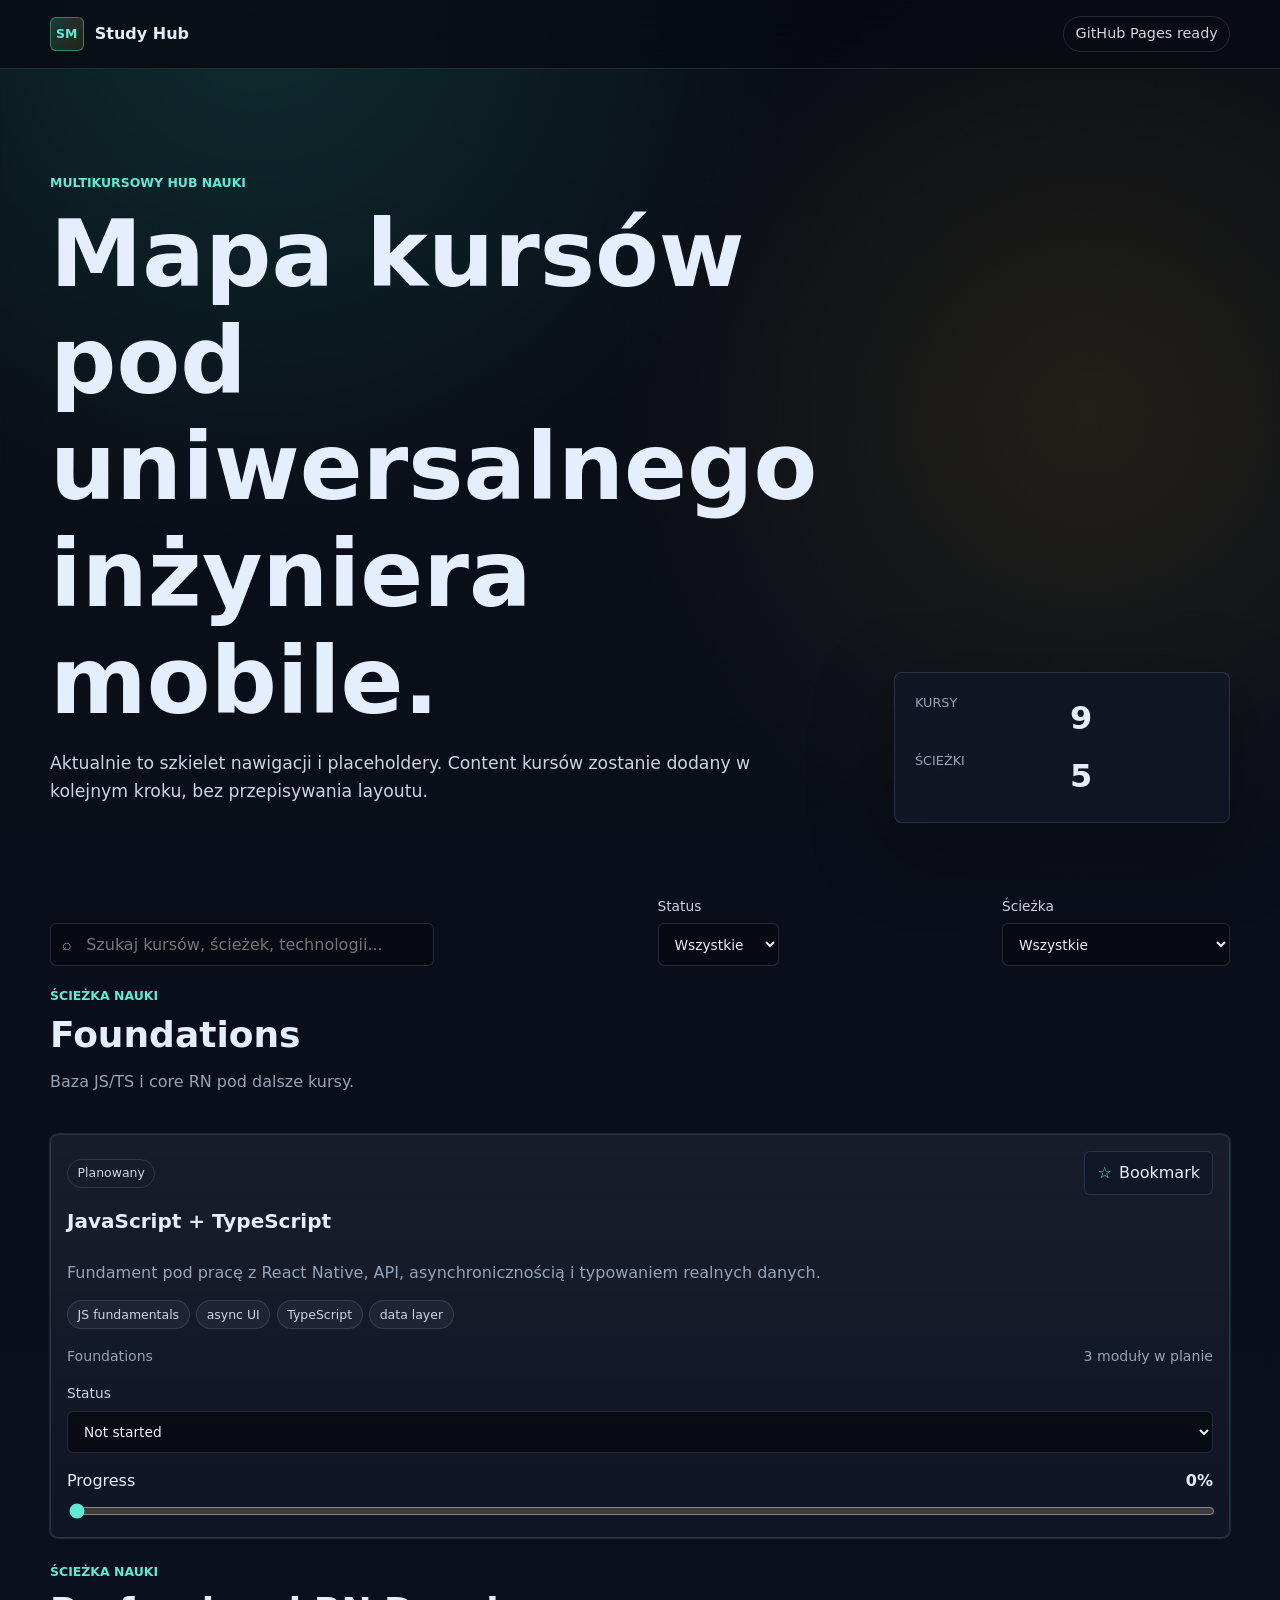
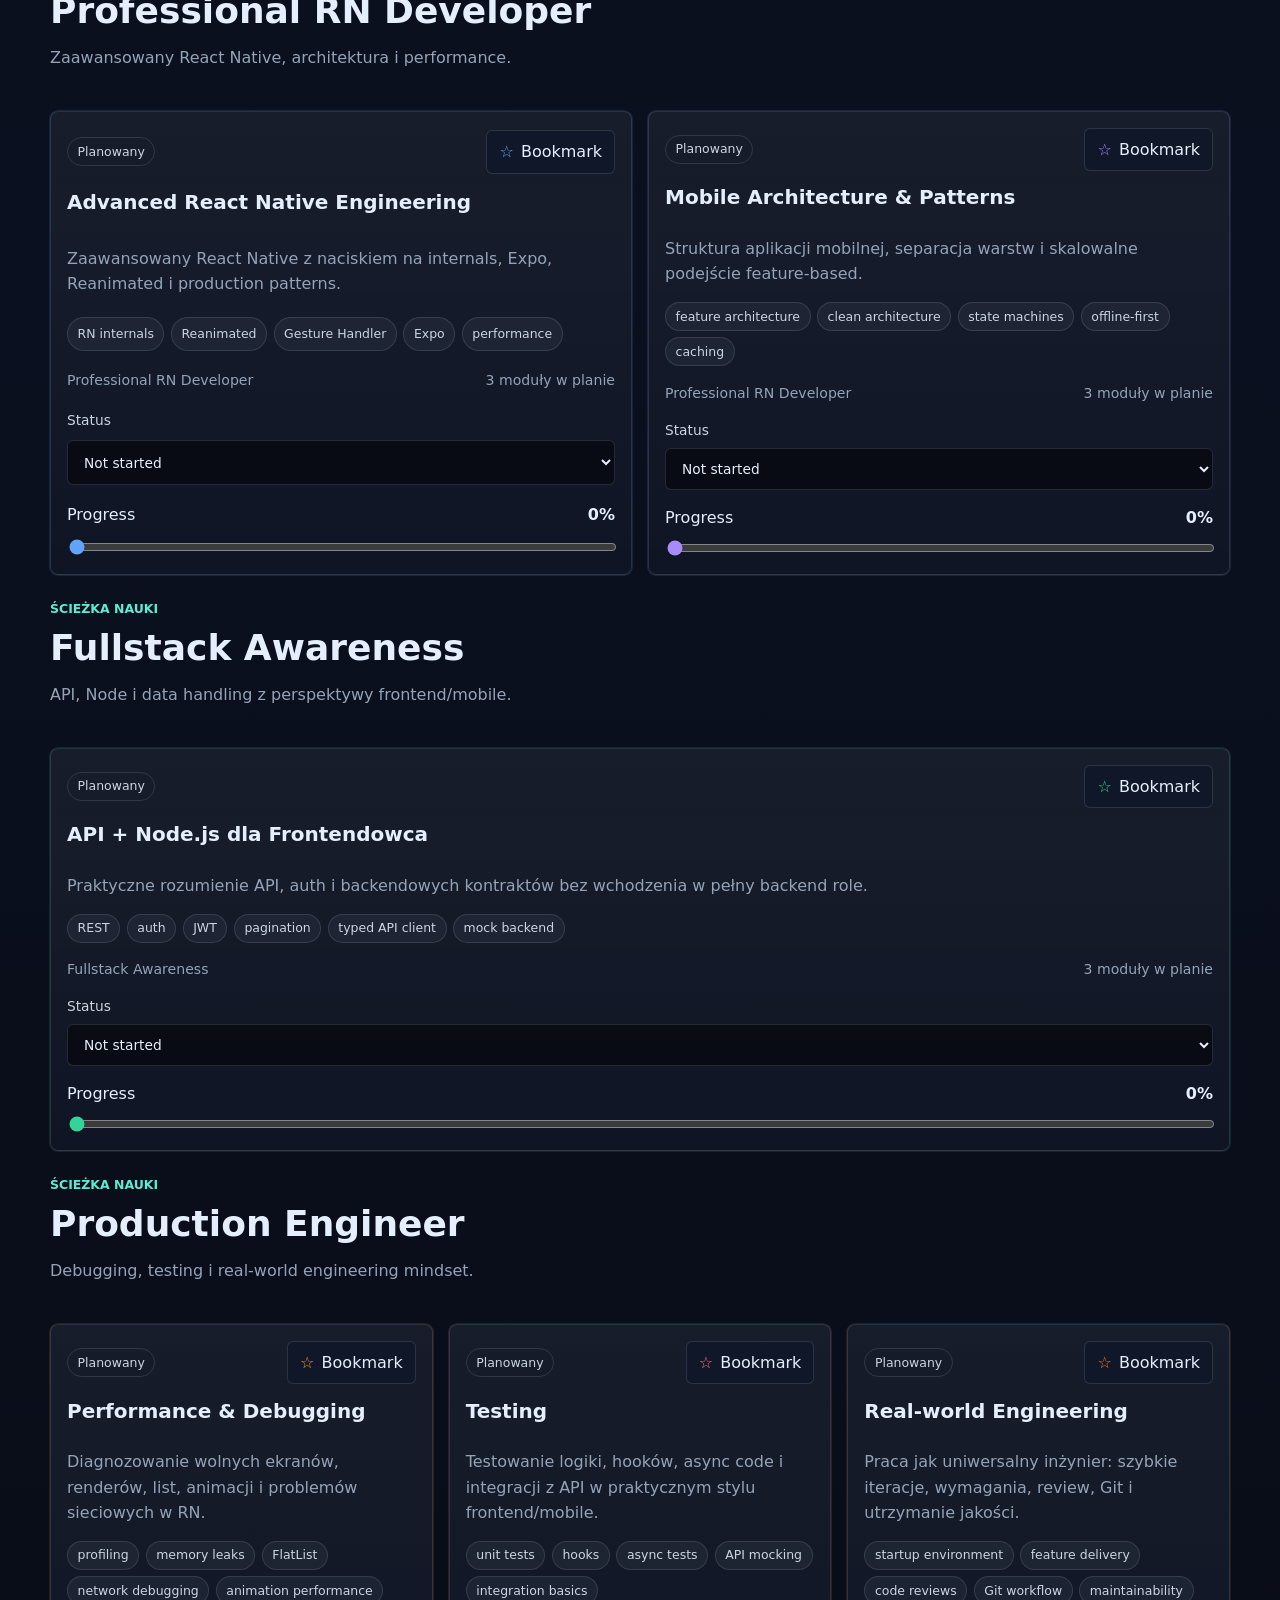
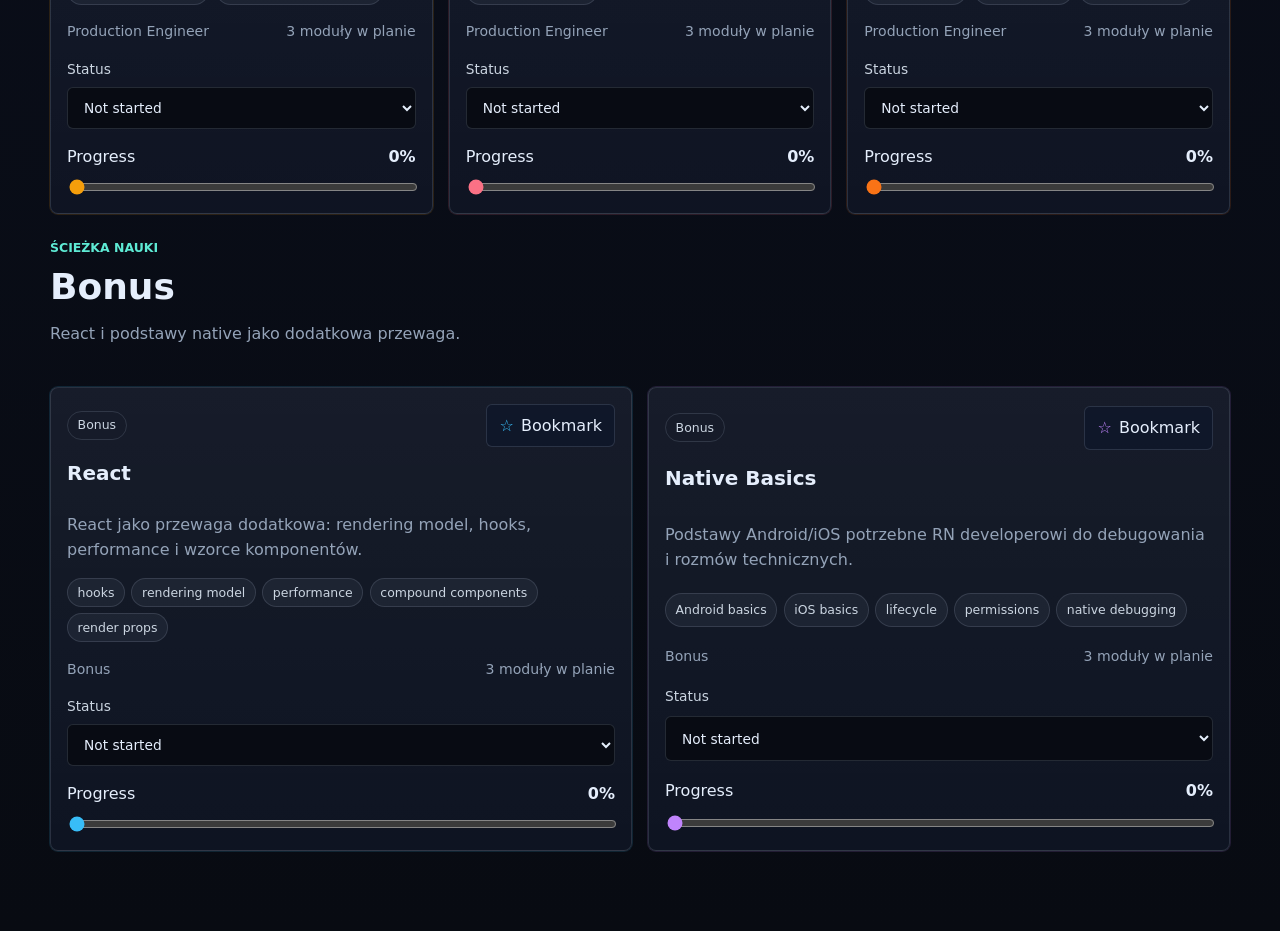
<file: index.html>
<!doctype html>
<html lang="pl">
  <head>
    <meta charset="utf-8">
    <meta name="viewport" content="width=device-width, initial-scale=1">
    <title>Study Hub · Multikursowy hub nauki</title>
    <meta name="description" content="Modularny GitHub Pages hub pod wiele kursów, placeholdery, notatki i progres nauki.">
    <link rel="icon" href="./assets/favicon.svg" type="image/svg+xml">
    <link rel="stylesheet" href="./styles/main.css">
  </head>
  <body data-page="home">
    <div id="app"></div>
    <script type="module" src="./scripts/app-home.js"></script>
  </body>
</html>
</file>
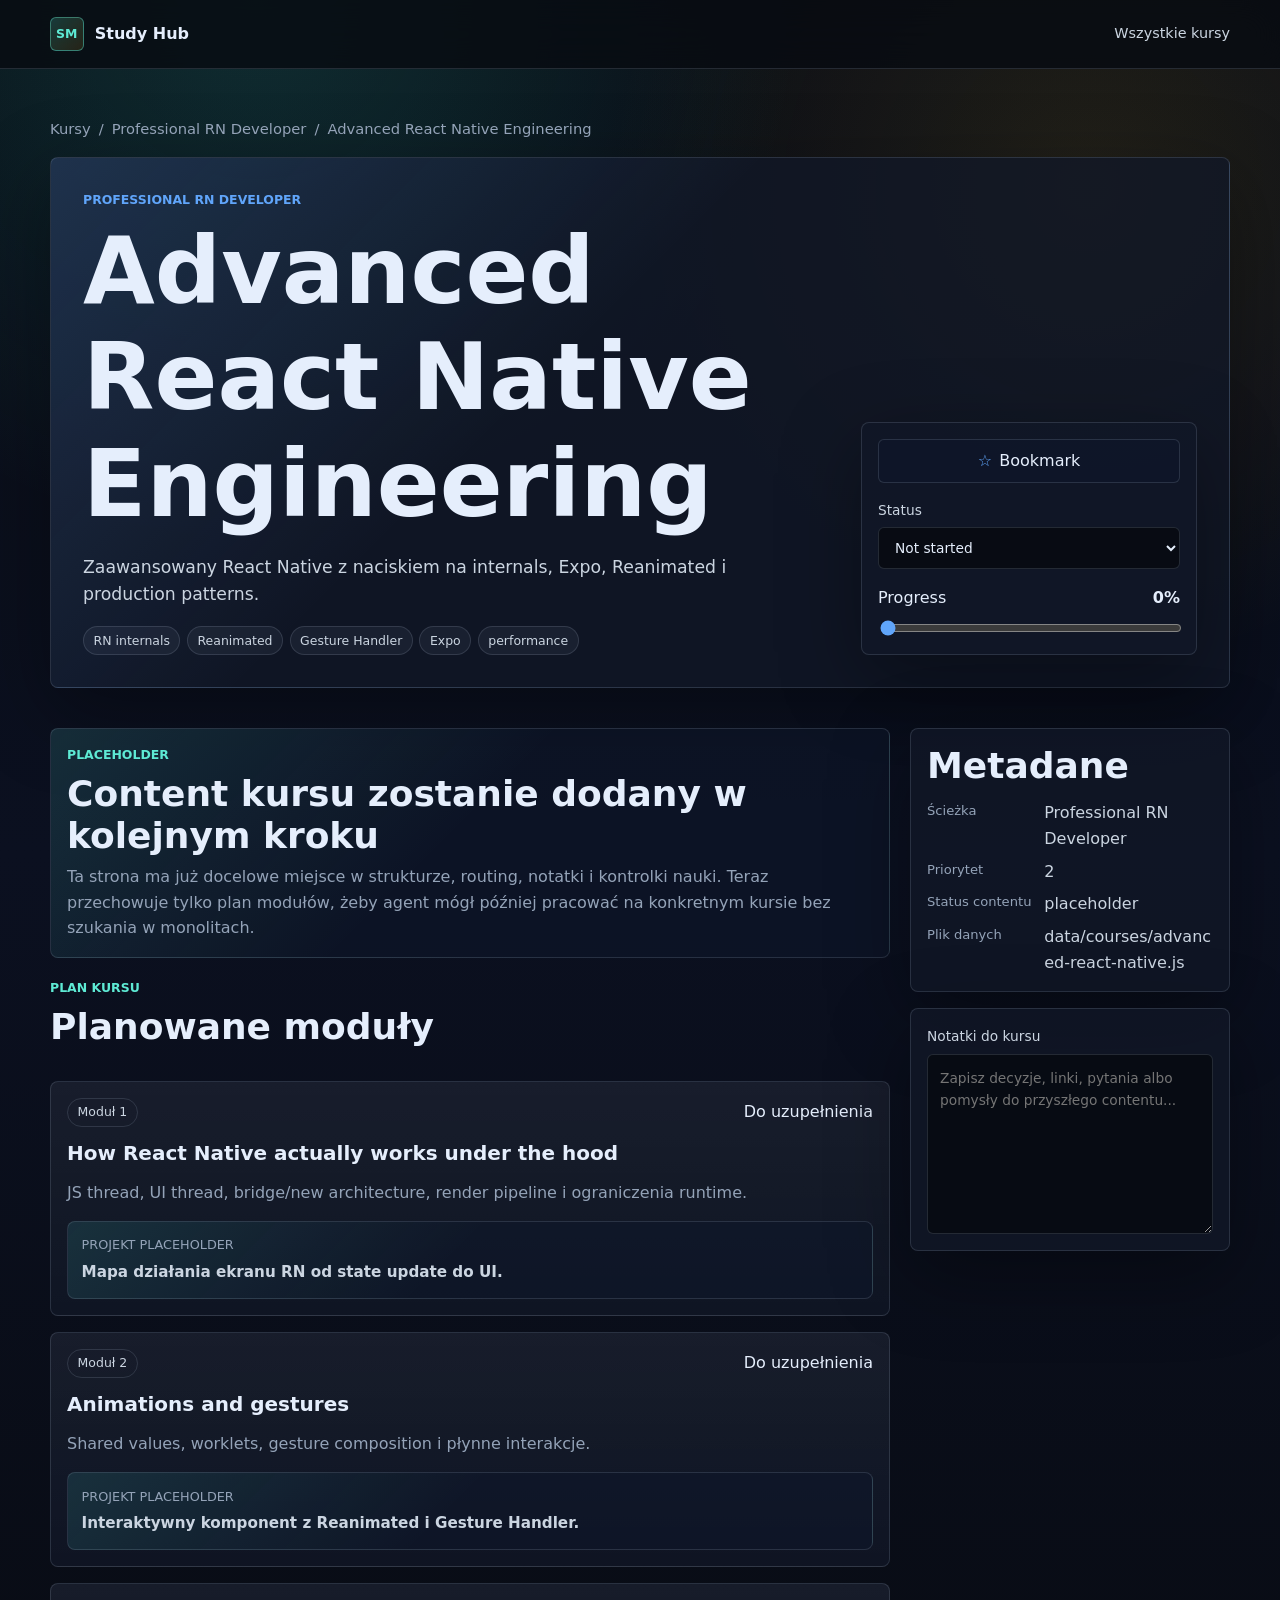
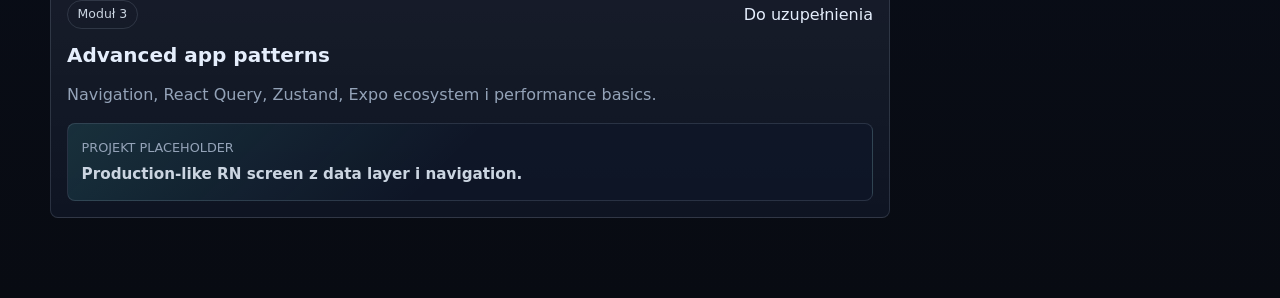
<file: courses/advanced-react-native/index.html>
<!doctype html>
<html lang="pl">
  <head>
    <meta charset="utf-8">
    <meta name="viewport" content="width=device-width, initial-scale=1">
    <title>Advanced React Native Engineering · Study Hub</title>
    <meta name="description" content="Placeholder kursu Advanced React Native Engineering.">
    <link rel="icon" href="../../assets/favicon.svg" type="image/svg+xml">
    <link rel="stylesheet" href="../../styles/main.css">
  </head>
  <body data-page="course" data-course="advanced-react-native">
    <div id="app"></div>
    <script type="module" src="../../scripts/app-course.js"></script>
  </body>
</html>
</file>
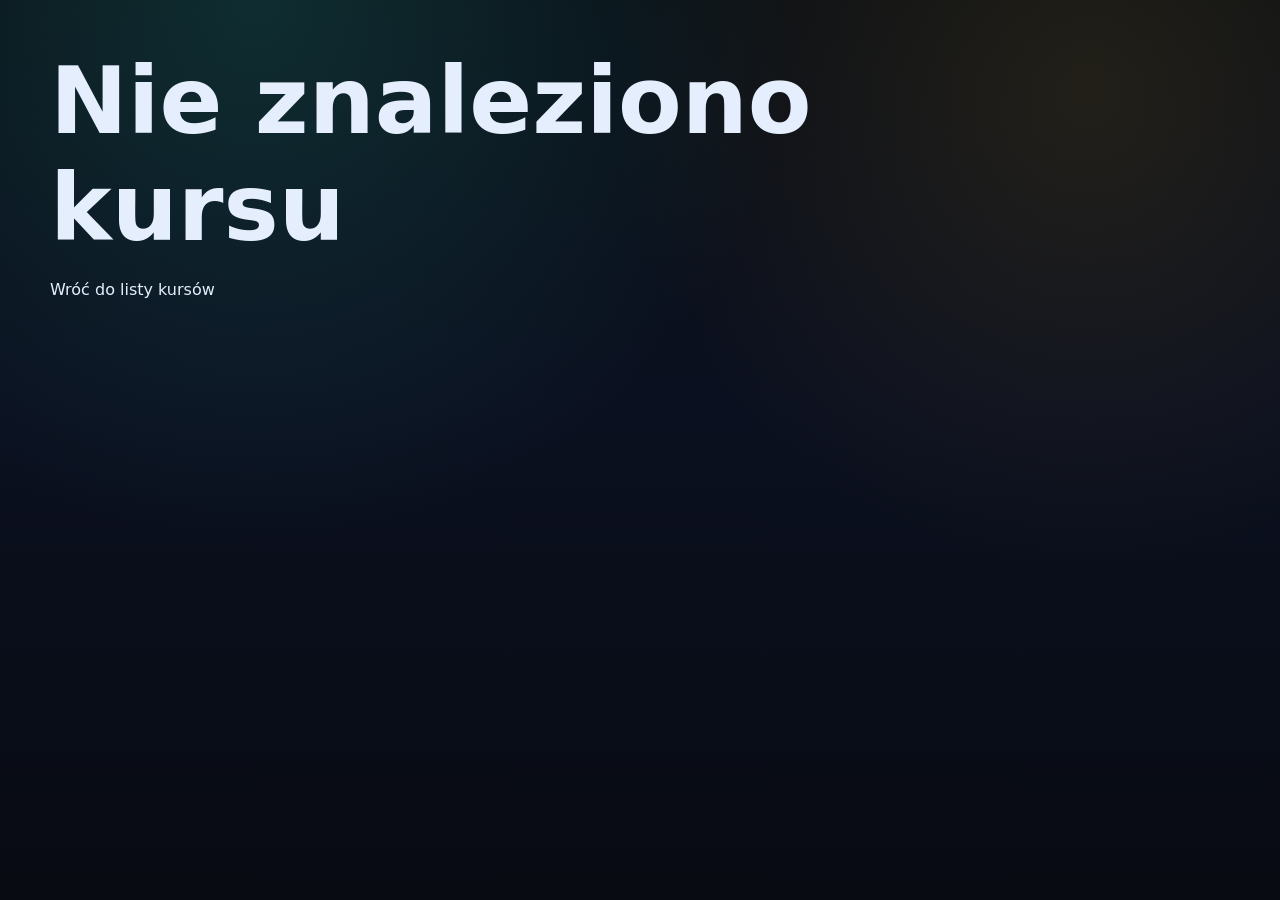
<file: courses/ai-productivity/index.html>
<!doctype html>
<html lang="en">
  <head>
    <meta charset="utf-8">
    <meta name="viewport" content="width=device-width, initial-scale=1">
    <title>AI Productivity Systems · Study Hub</title>
    <meta name="description" content="Course page for AI Productivity Systems.">
    <link rel="icon" href="../../assets/favicon.svg" type="image/svg+xml">
    <link rel="stylesheet" href="../../styles/main.css">
  </head>
  <body data-page="course" data-course="ai-productivity">
    <div id="app"></div>
    <script type="module" src="../../scripts/app-course.js"></script>
  </body>
</html>
</file>
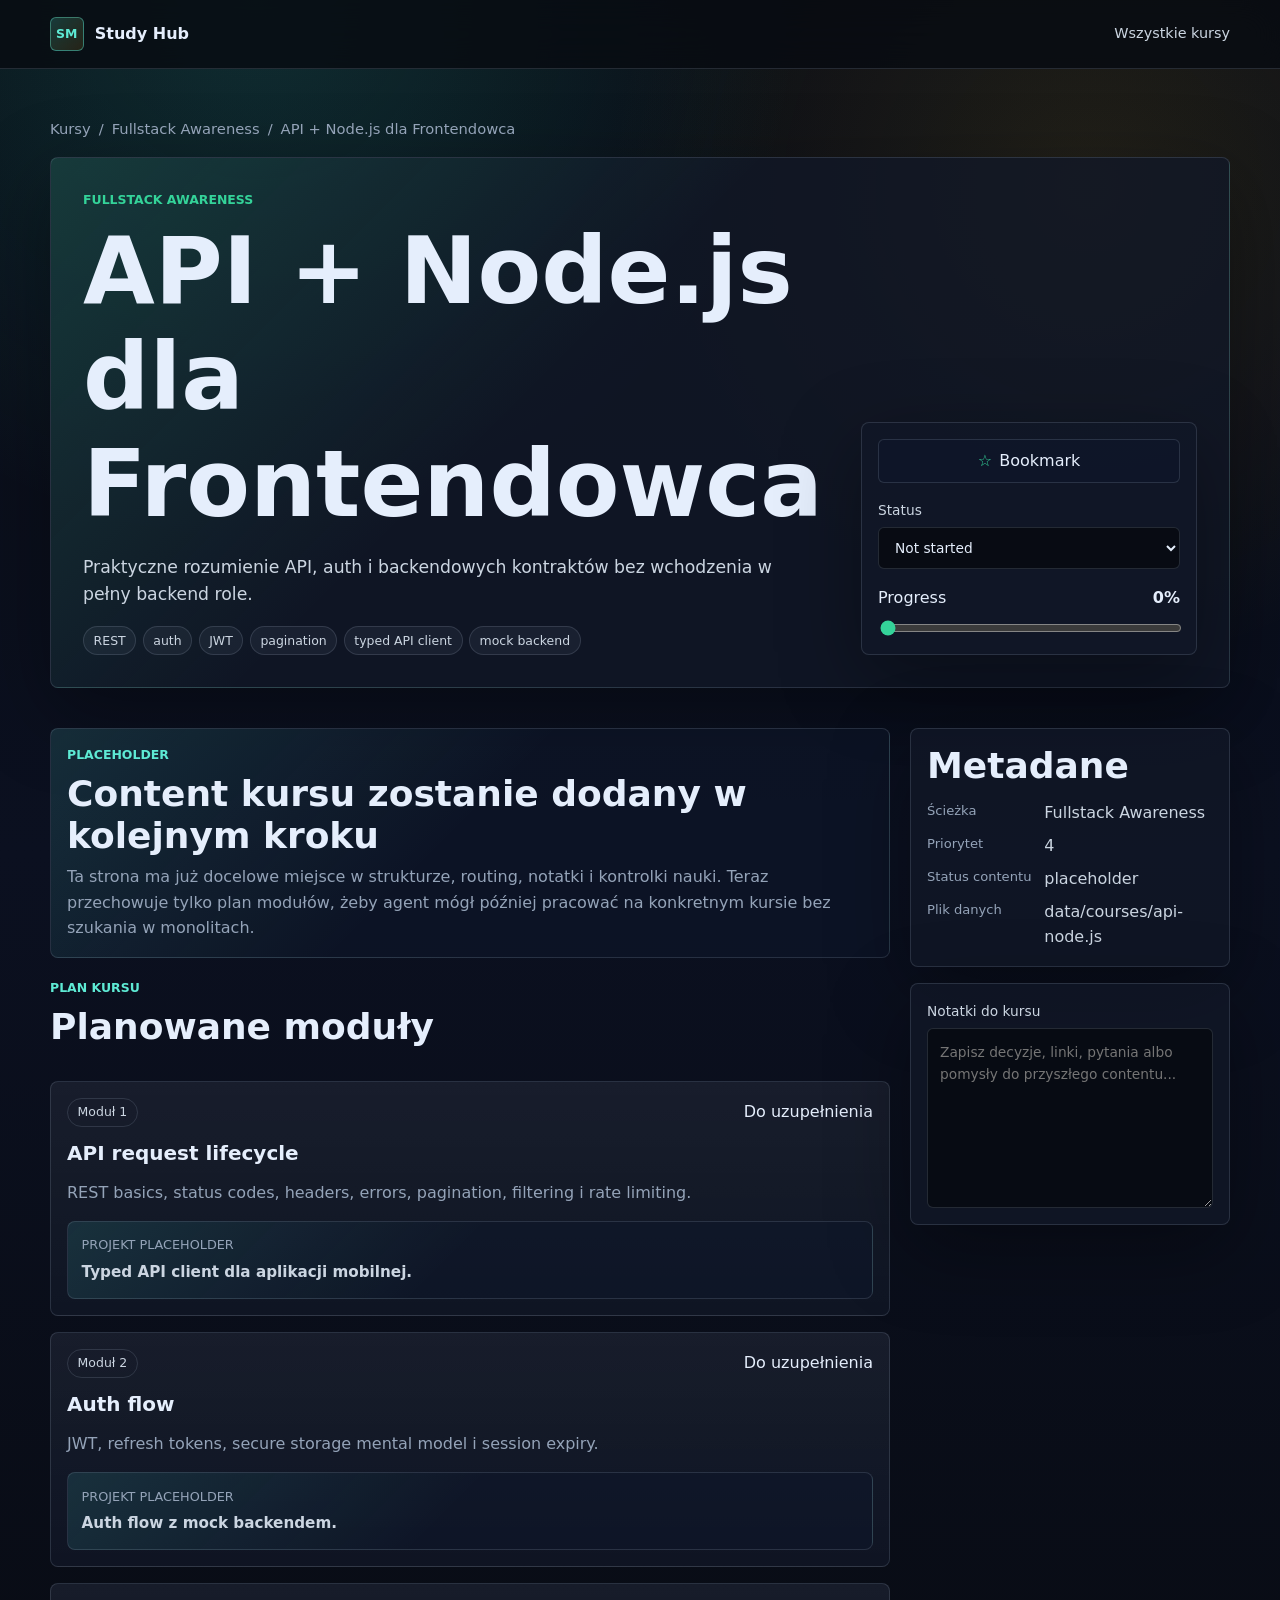
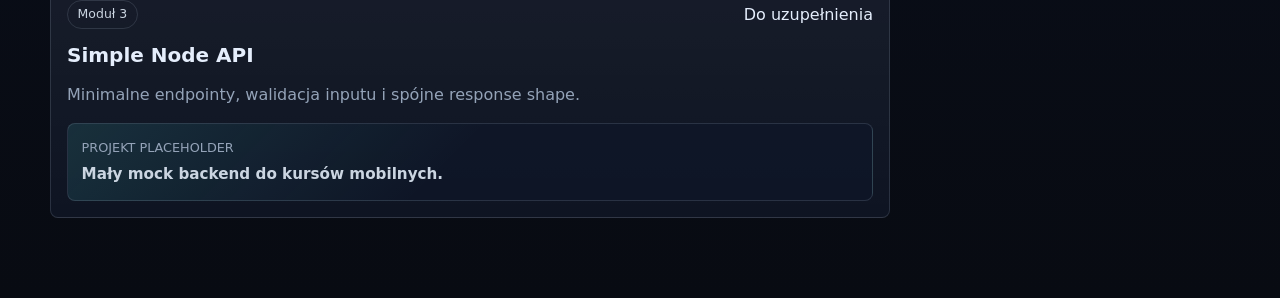
<file: courses/api-node/index.html>
<!doctype html>
<html lang="pl">
  <head>
    <meta charset="utf-8">
    <meta name="viewport" content="width=device-width, initial-scale=1">
    <title>API + Node.js dla Frontendowca · Study Hub</title>
    <meta name="description" content="Placeholder kursu API + Node.js dla frontendowca.">
    <link rel="icon" href="../../assets/favicon.svg" type="image/svg+xml">
    <link rel="stylesheet" href="../../styles/main.css">
  </head>
  <body data-page="course" data-course="api-node">
    <div id="app"></div>
    <script type="module" src="../../scripts/app-course.js"></script>
  </body>
</html>
</file>
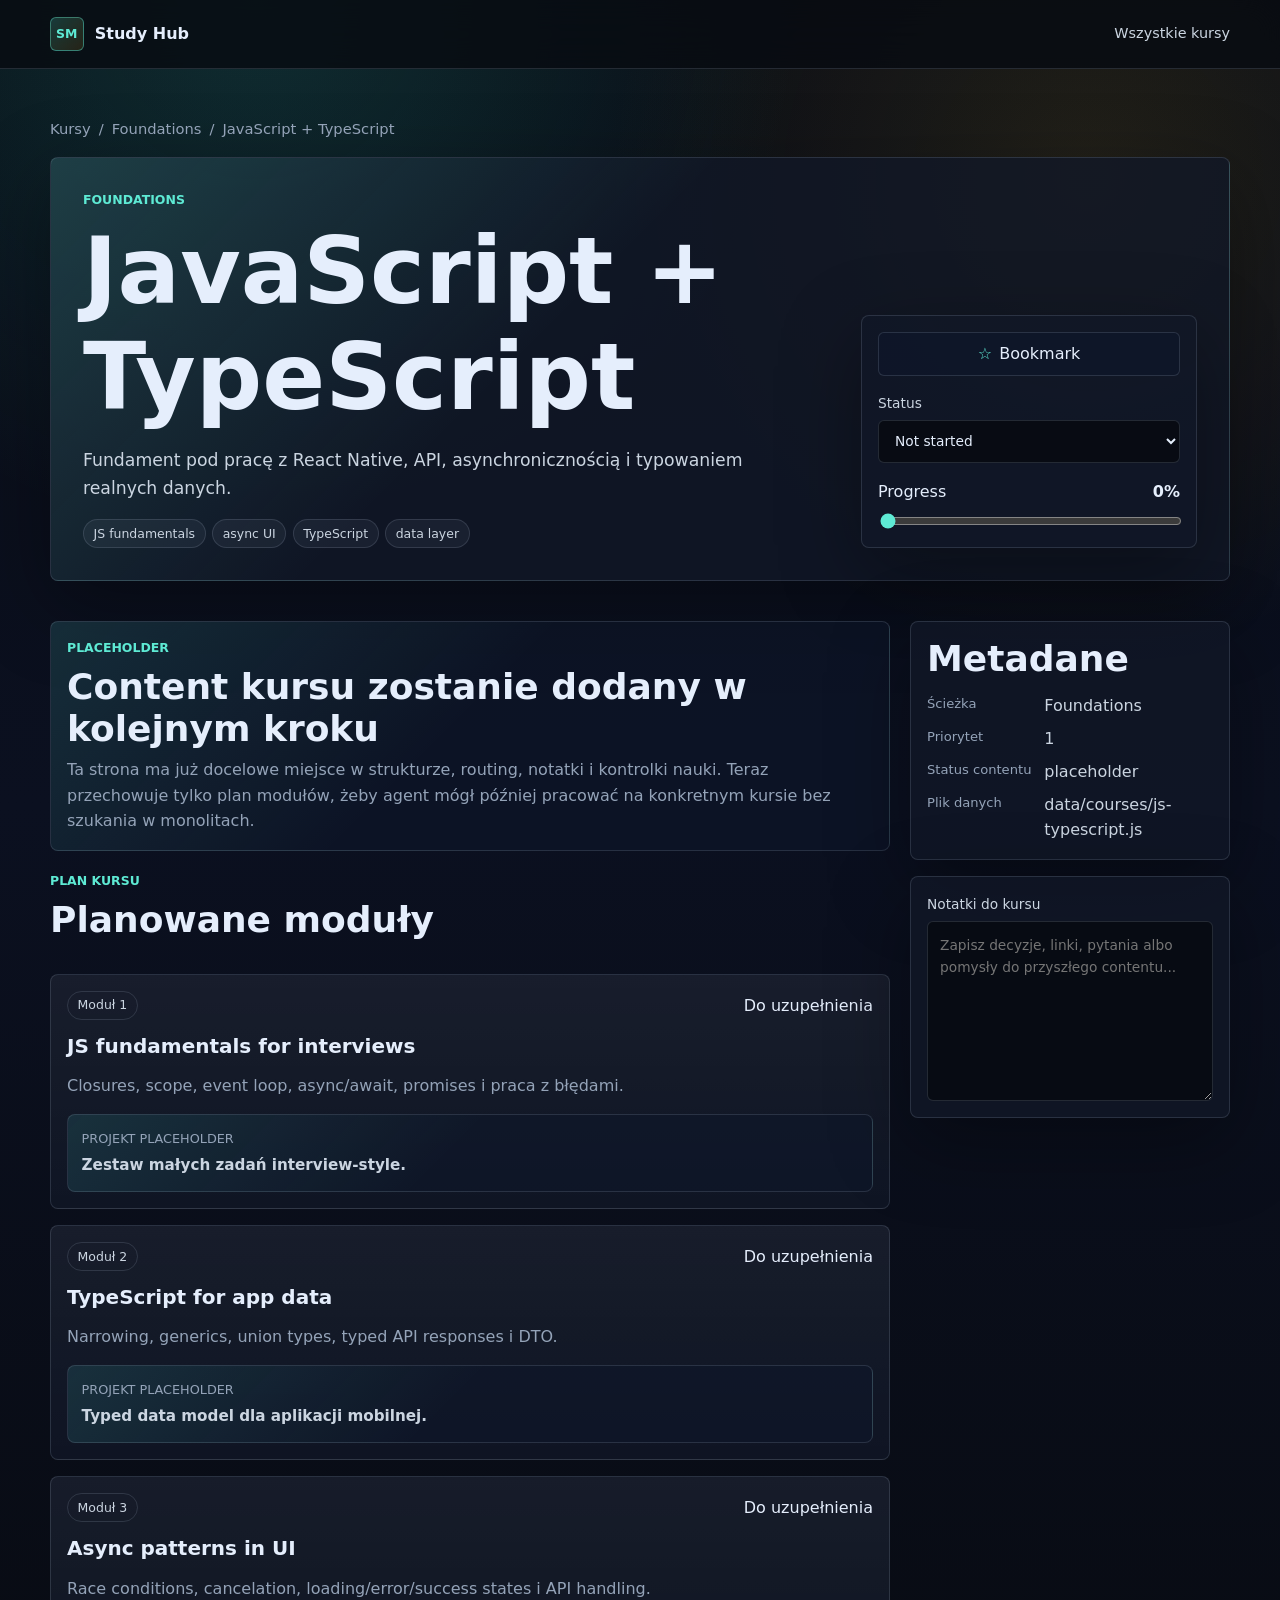
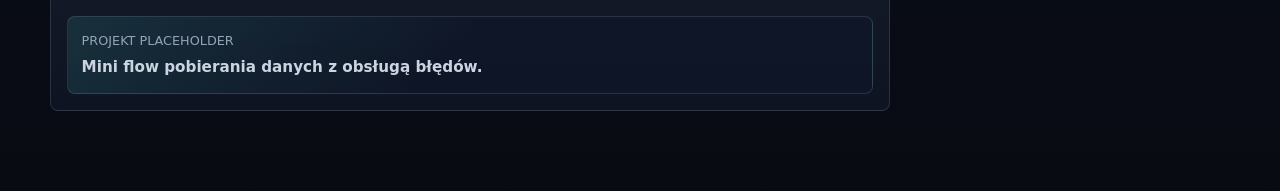
<file: courses/js-typescript/index.html>
<!doctype html>
<html lang="pl">
  <head>
    <meta charset="utf-8">
    <meta name="viewport" content="width=device-width, initial-scale=1">
    <title>JavaScript + TypeScript · Study Hub</title>
    <meta name="description" content="Placeholder kursu JavaScript + TypeScript.">
    <link rel="icon" href="../../assets/favicon.svg" type="image/svg+xml">
    <link rel="stylesheet" href="../../styles/main.css">
  </head>
  <body data-page="course" data-course="js-typescript">
    <div id="app"></div>
    <script type="module" src="../../scripts/app-course.js"></script>
  </body>
</html>
</file>
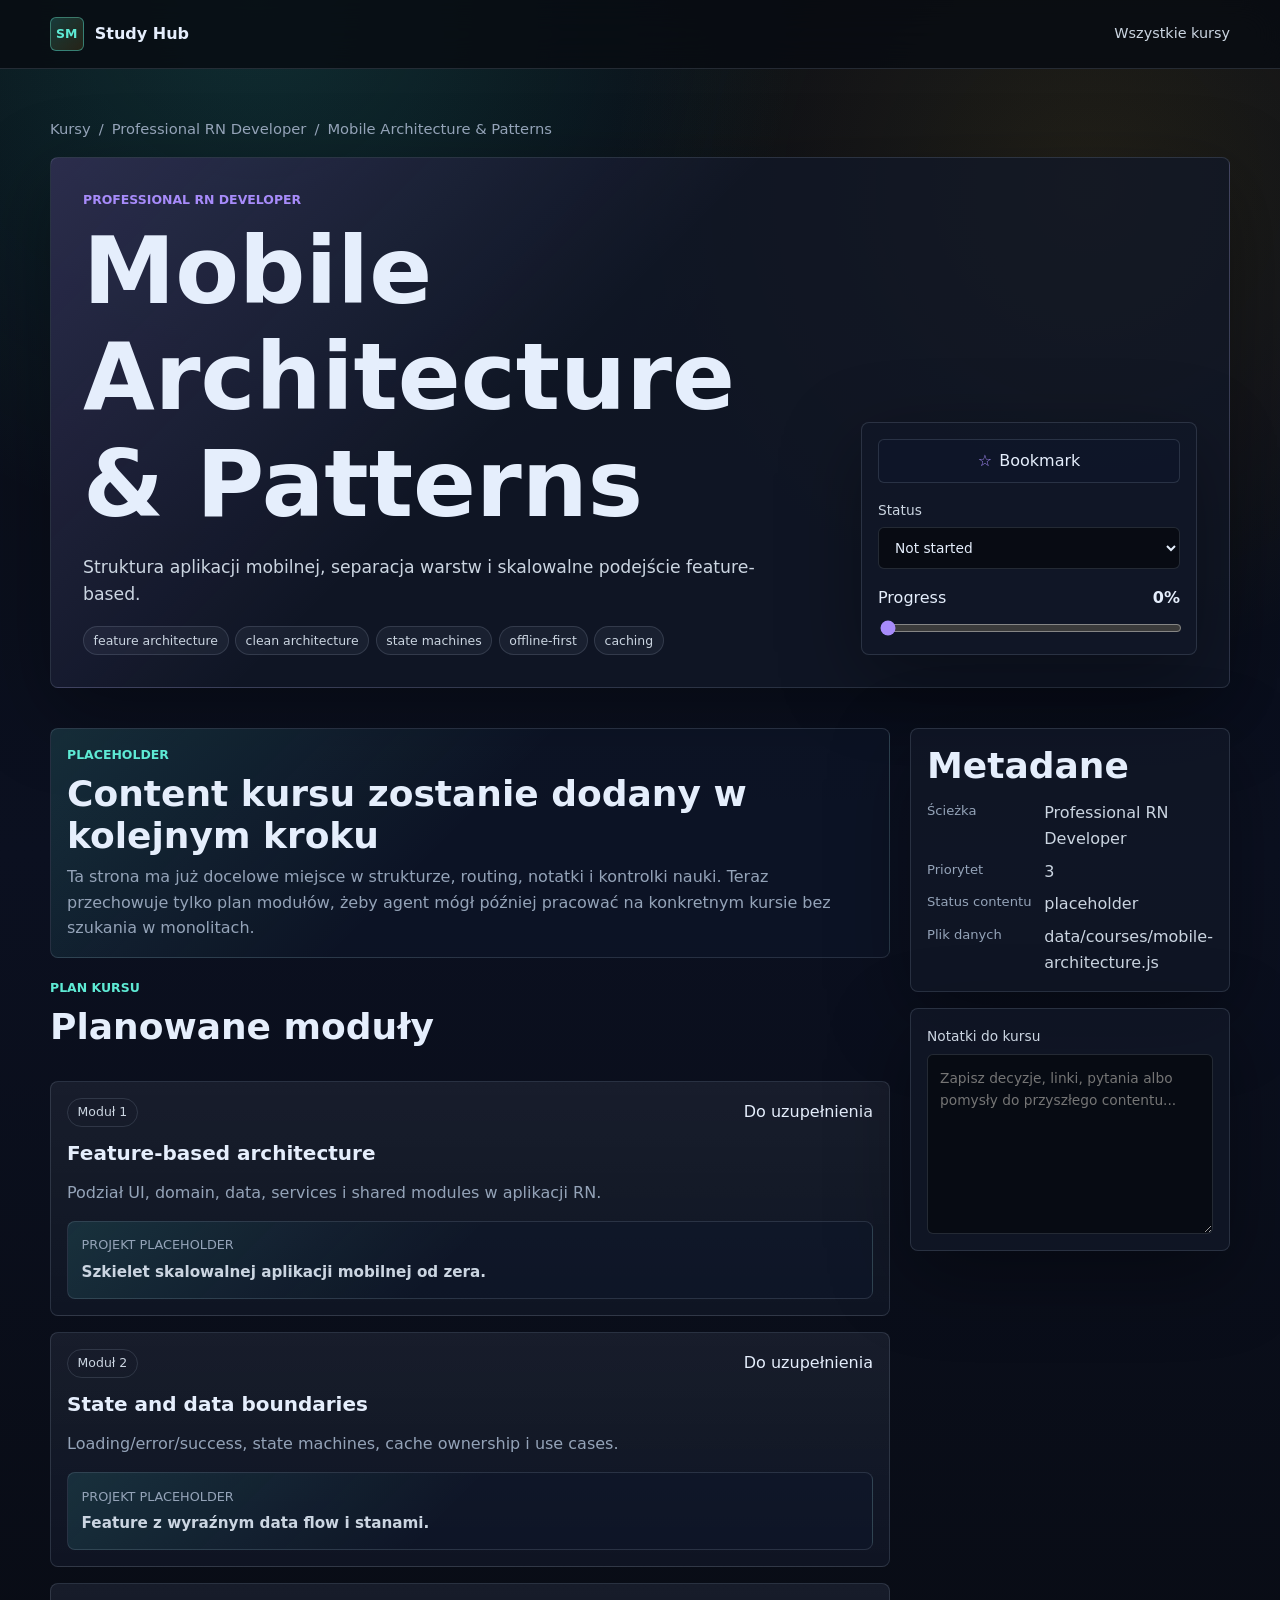
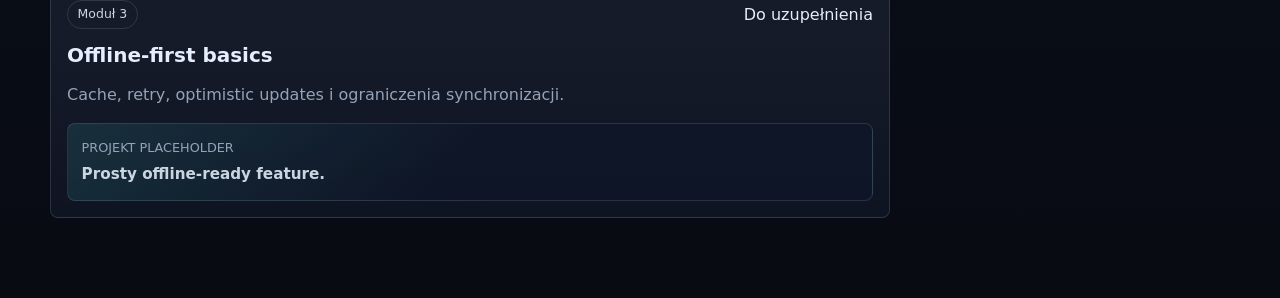
<file: courses/mobile-architecture/index.html>
<!doctype html>
<html lang="pl">
  <head>
    <meta charset="utf-8">
    <meta name="viewport" content="width=device-width, initial-scale=1">
    <title>Mobile Architecture & Patterns · Study Hub</title>
    <meta name="description" content="Placeholder kursu Mobile Architecture & Patterns.">
    <link rel="icon" href="../../assets/favicon.svg" type="image/svg+xml">
    <link rel="stylesheet" href="../../styles/main.css">
  </head>
  <body data-page="course" data-course="mobile-architecture">
    <div id="app"></div>
    <script type="module" src="../../scripts/app-course.js"></script>
  </body>
</html>
</file>
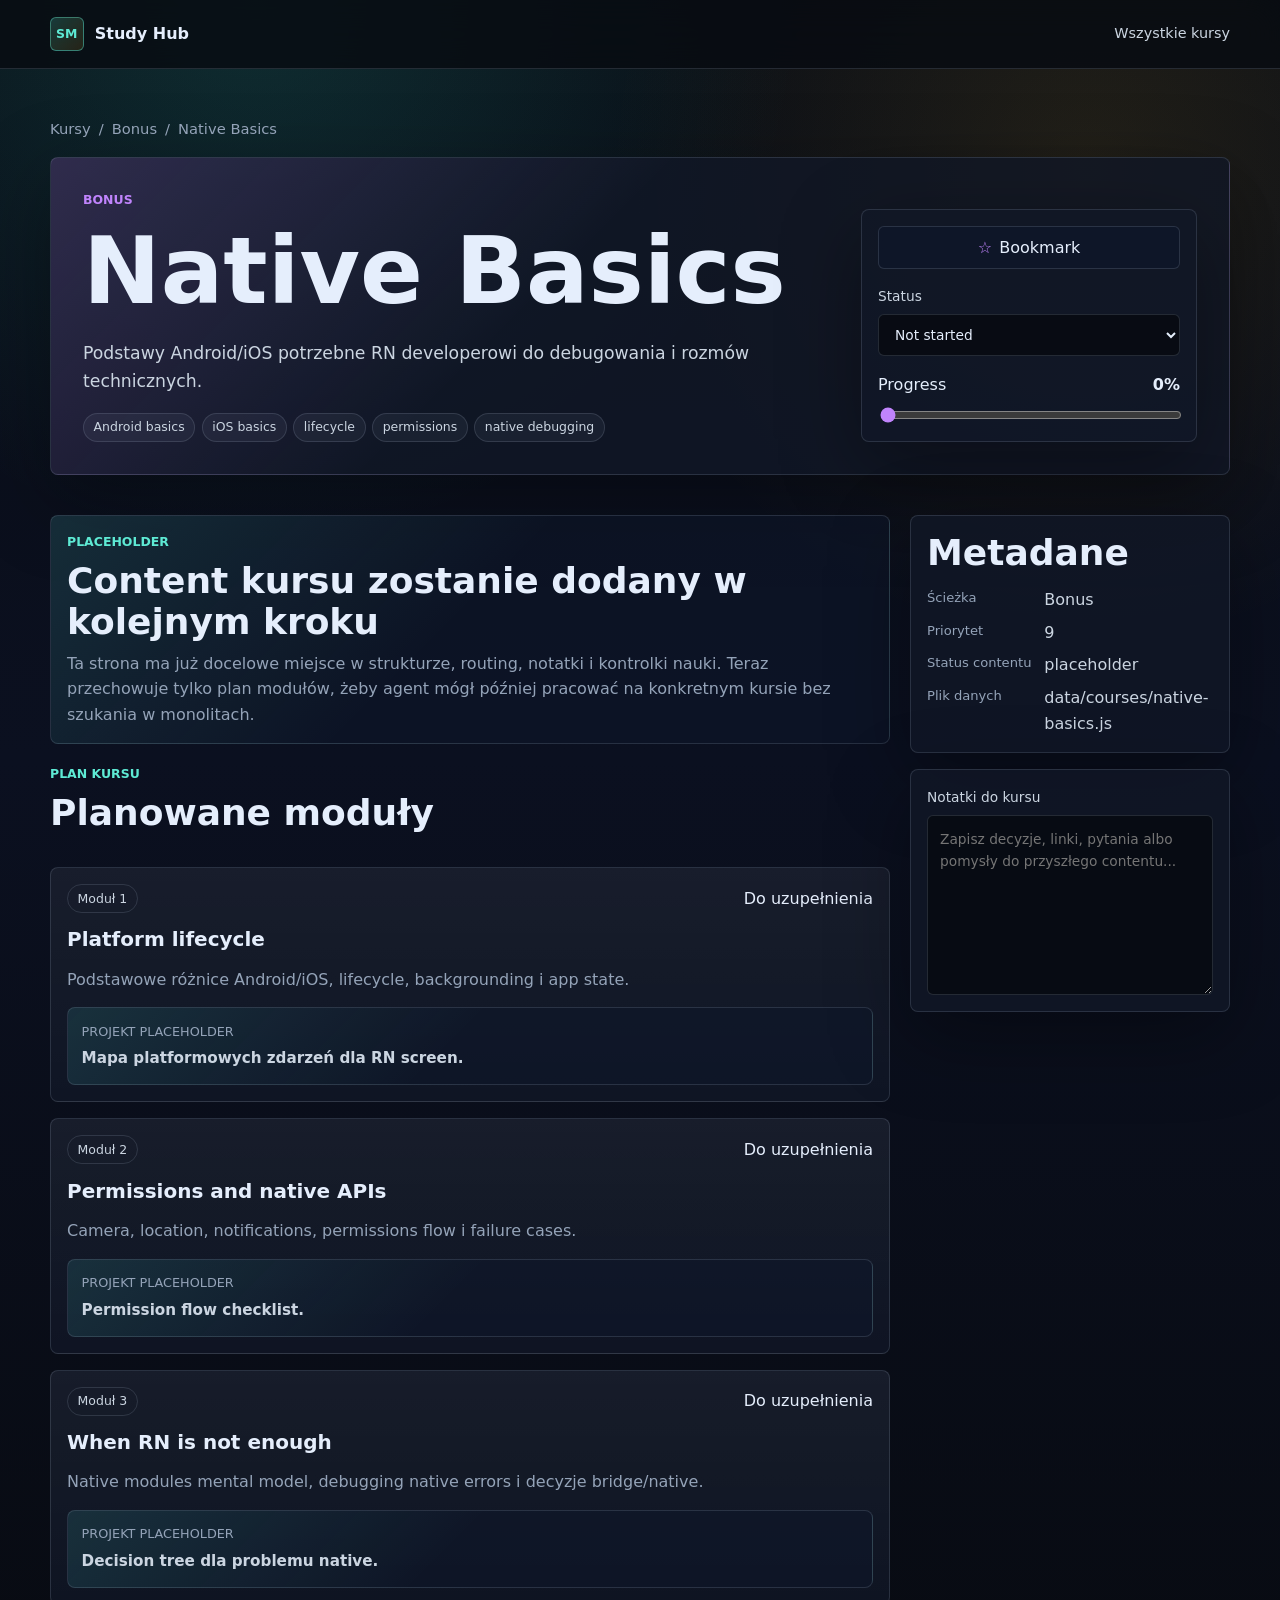
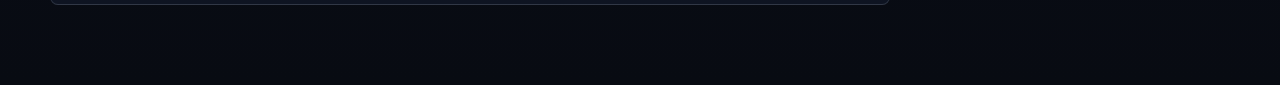
<file: courses/native-basics/index.html>
<!doctype html>
<html lang="pl">
  <head>
    <meta charset="utf-8">
    <meta name="viewport" content="width=device-width, initial-scale=1">
    <title>Native Basics · Study Hub</title>
    <meta name="description" content="Placeholder kursu Native Basics.">
    <link rel="icon" href="../../assets/favicon.svg" type="image/svg+xml">
    <link rel="stylesheet" href="../../styles/main.css">
  </head>
  <body data-page="course" data-course="native-basics">
    <div id="app"></div>
    <script type="module" src="../../scripts/app-course.js"></script>
  </body>
</html>
</file>
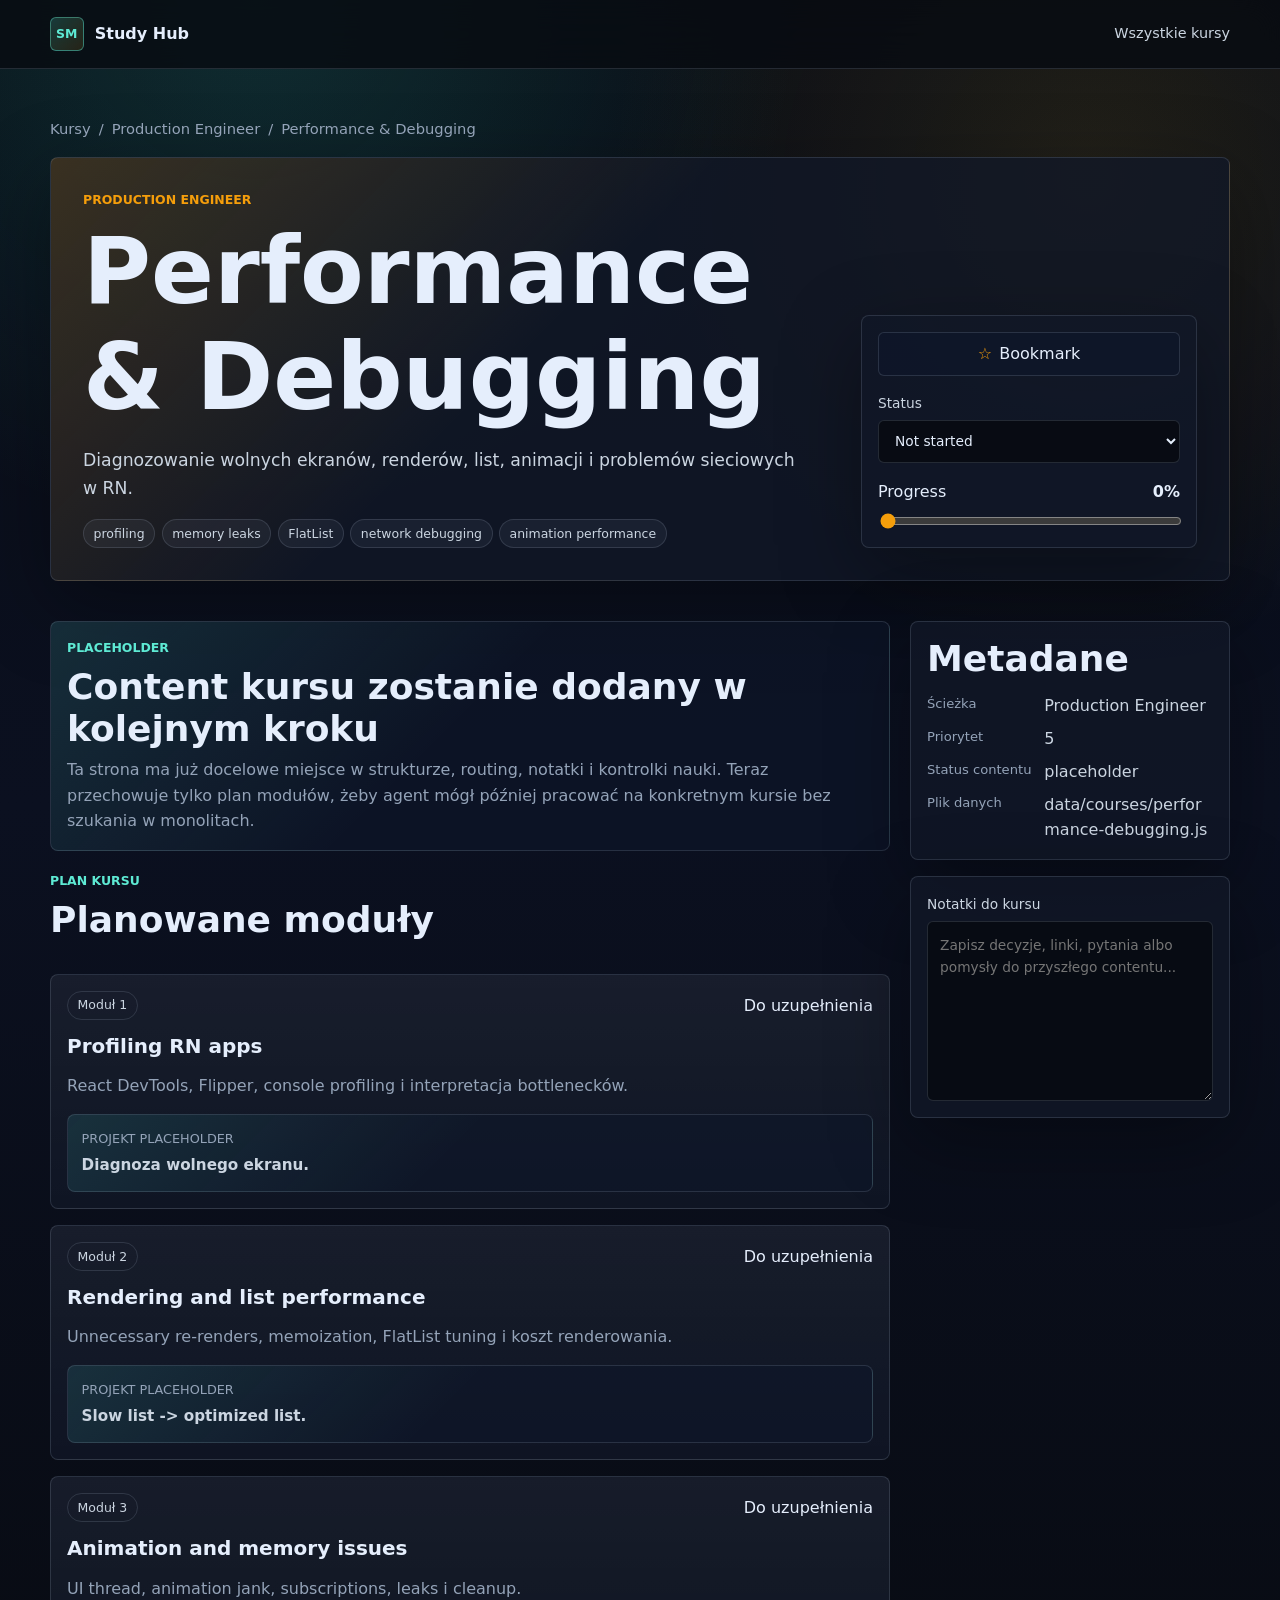
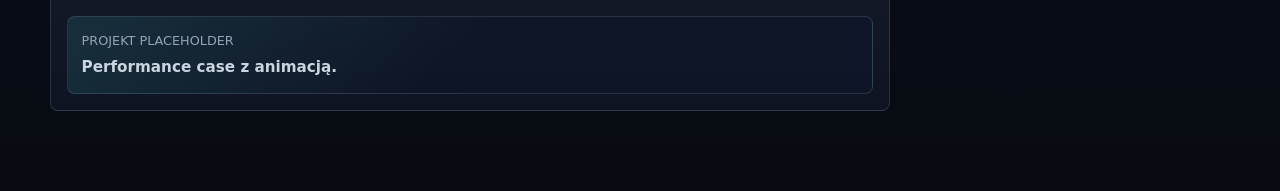
<file: courses/performance-debugging/index.html>
<!doctype html>
<html lang="pl">
  <head>
    <meta charset="utf-8">
    <meta name="viewport" content="width=device-width, initial-scale=1">
    <title>Performance & Debugging · Study Hub</title>
    <meta name="description" content="Placeholder kursu Performance & Debugging.">
    <link rel="icon" href="../../assets/favicon.svg" type="image/svg+xml">
    <link rel="stylesheet" href="../../styles/main.css">
  </head>
  <body data-page="course" data-course="performance-debugging">
    <div id="app"></div>
    <script type="module" src="../../scripts/app-course.js"></script>
  </body>
</html>
</file>
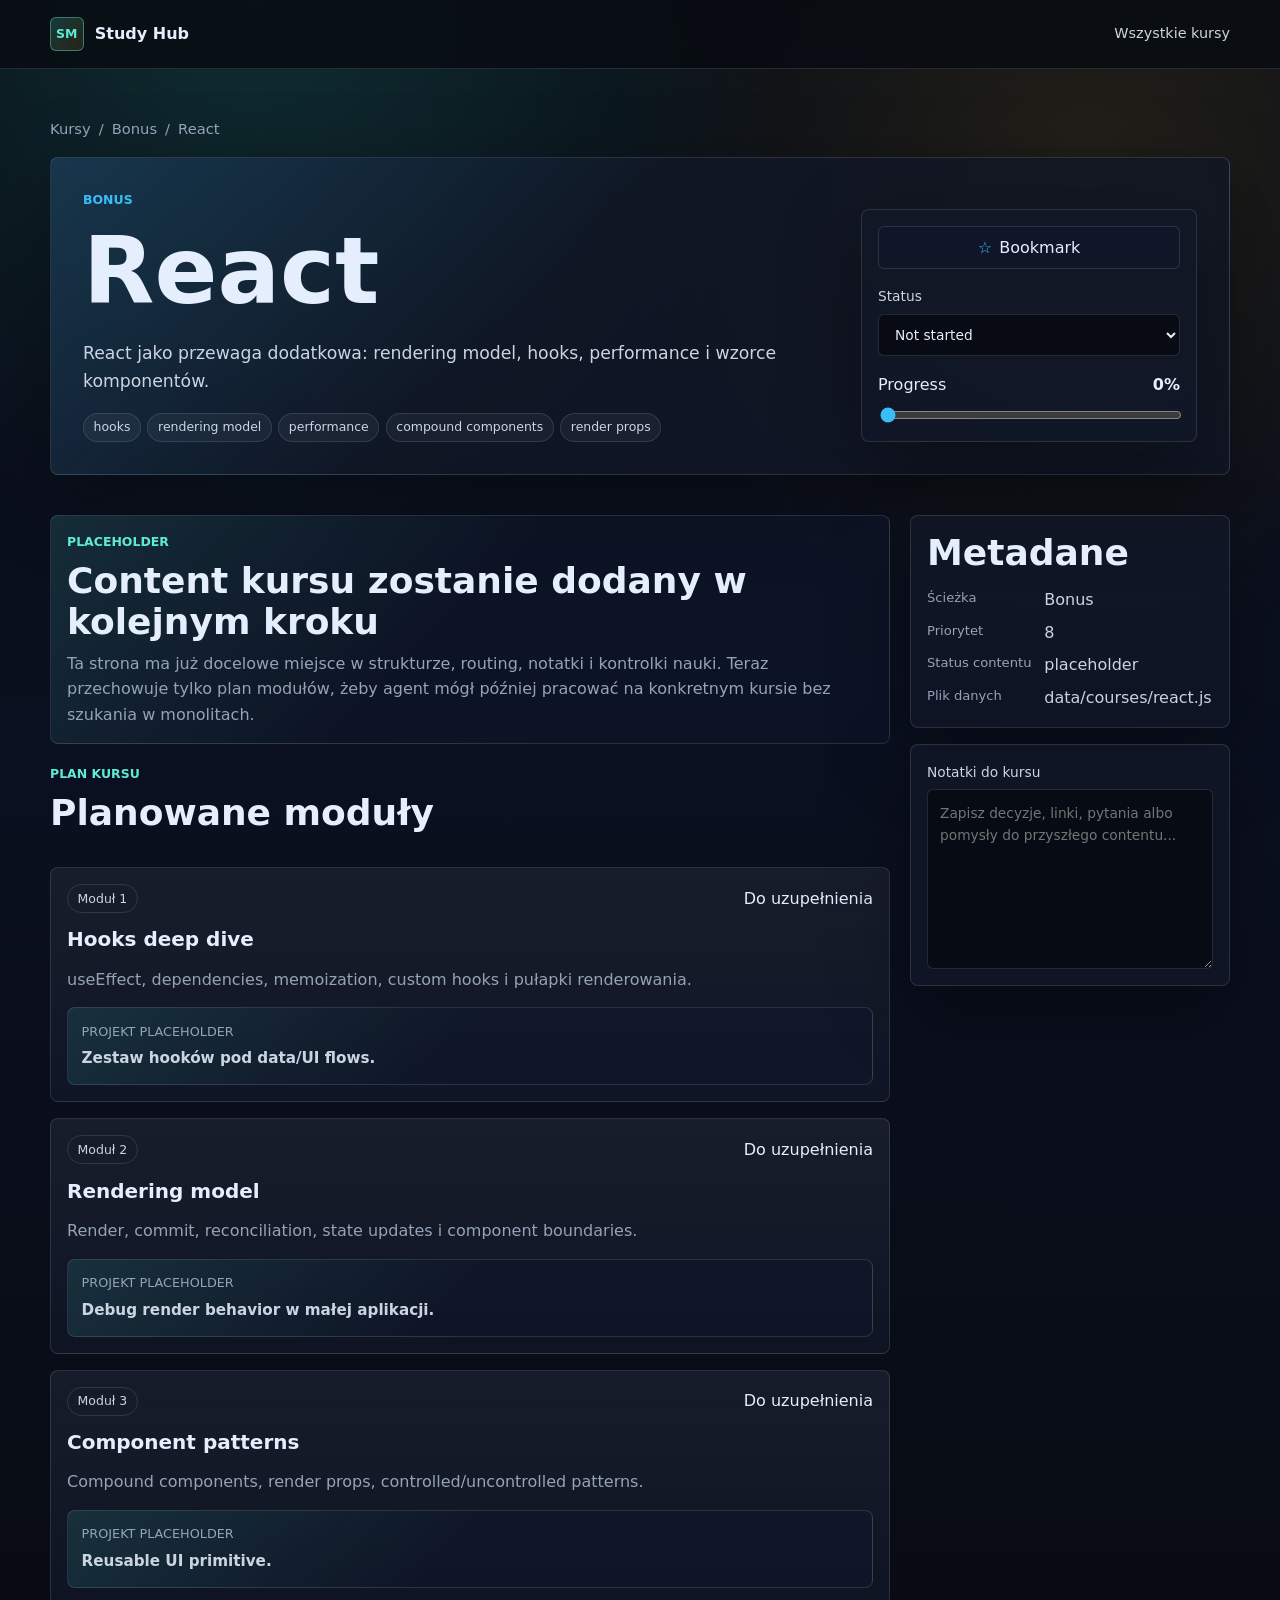
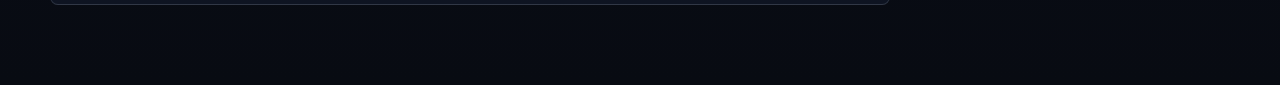
<file: courses/react/index.html>
<!doctype html>
<html lang="pl">
  <head>
    <meta charset="utf-8">
    <meta name="viewport" content="width=device-width, initial-scale=1">
    <title>React · Study Hub</title>
    <meta name="description" content="Placeholder kursu React.">
    <link rel="icon" href="../../assets/favicon.svg" type="image/svg+xml">
    <link rel="stylesheet" href="../../styles/main.css">
  </head>
  <body data-page="course" data-course="react">
    <div id="app"></div>
    <script type="module" src="../../scripts/app-course.js"></script>
  </body>
</html>
</file>
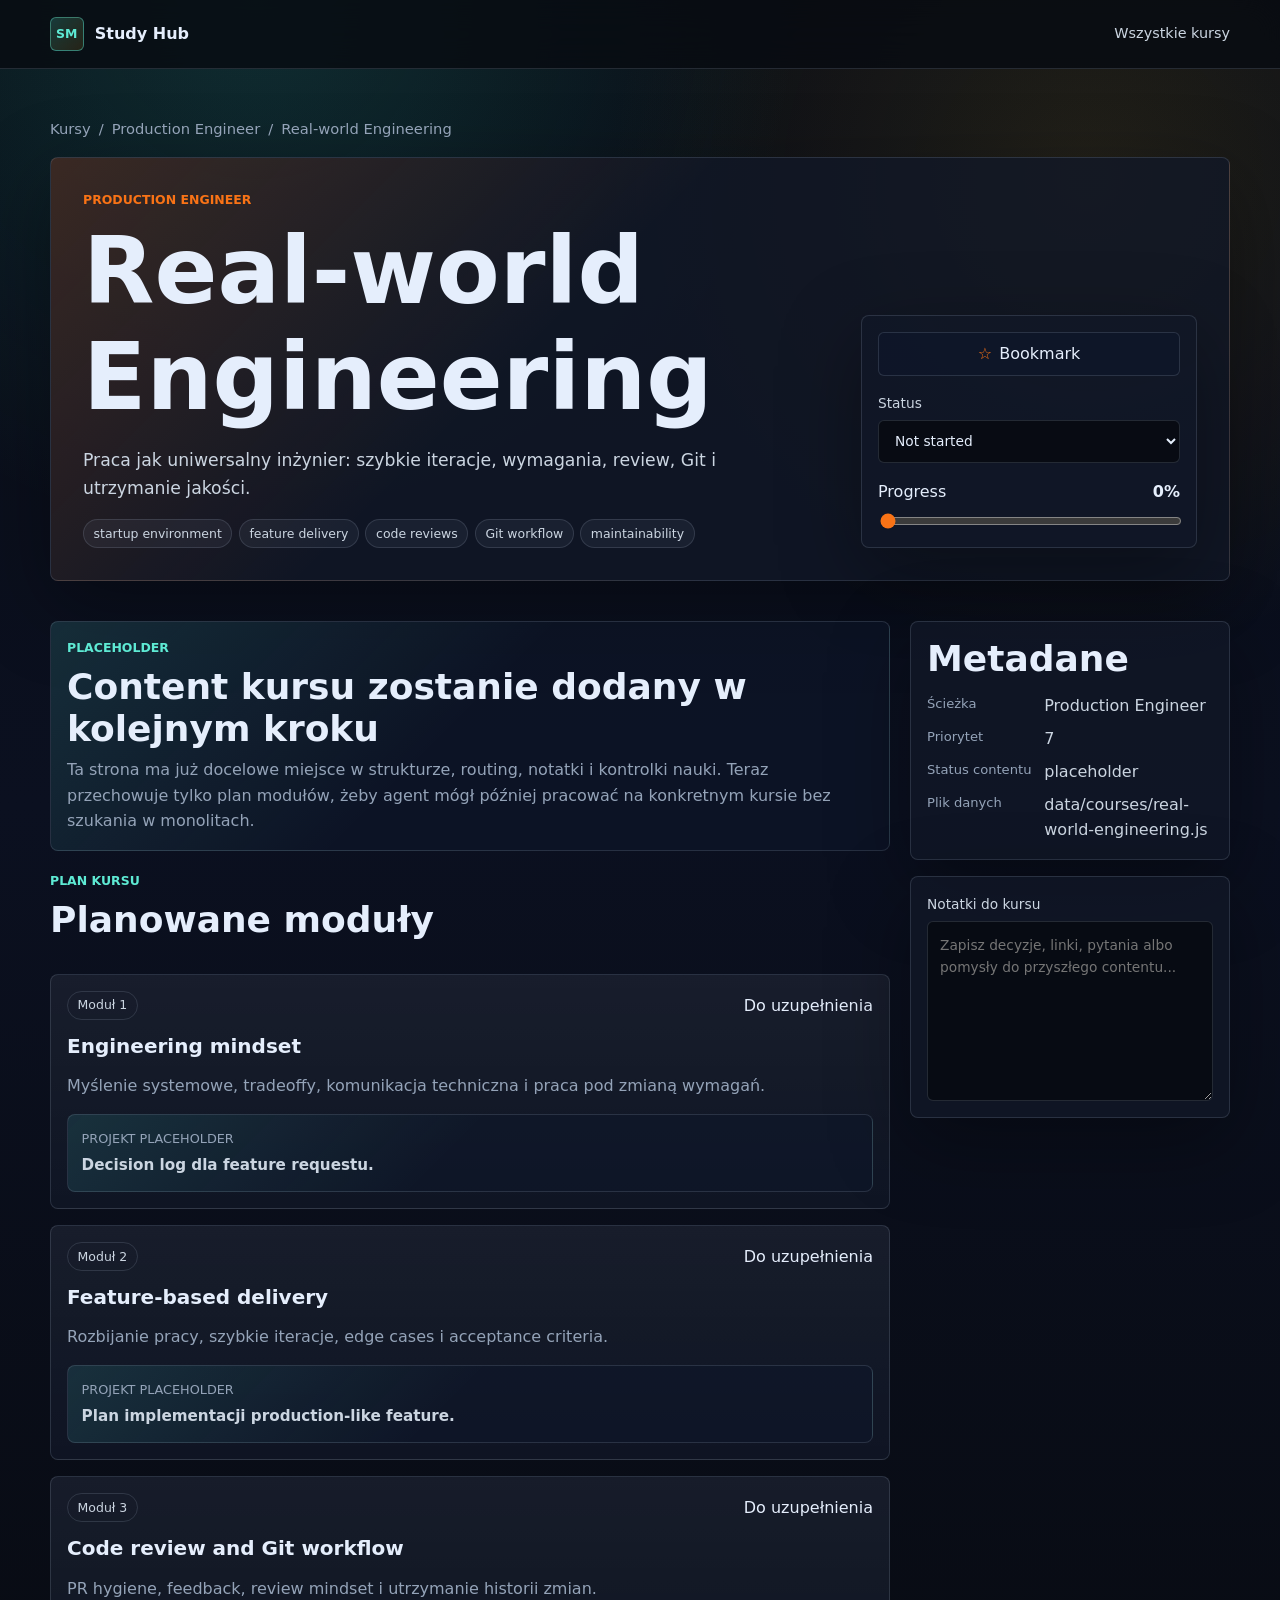
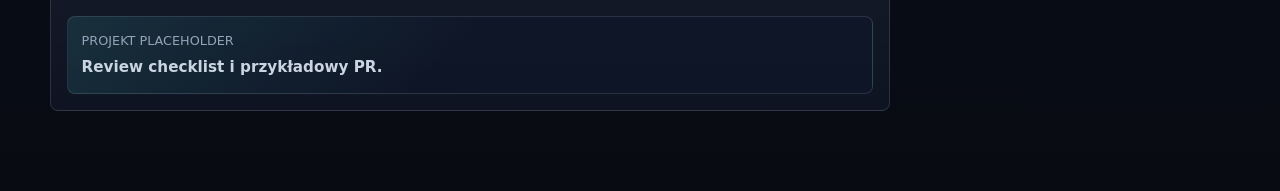
<file: courses/real-world-engineering/index.html>
<!doctype html>
<html lang="pl">
  <head>
    <meta charset="utf-8">
    <meta name="viewport" content="width=device-width, initial-scale=1">
    <title>Real-world Engineering · Study Hub</title>
    <meta name="description" content="Placeholder kursu Real-world Engineering.">
    <link rel="icon" href="../../assets/favicon.svg" type="image/svg+xml">
    <link rel="stylesheet" href="../../styles/main.css">
  </head>
  <body data-page="course" data-course="real-world-engineering">
    <div id="app"></div>
    <script type="module" src="../../scripts/app-course.js"></script>
  </body>
</html>
</file>
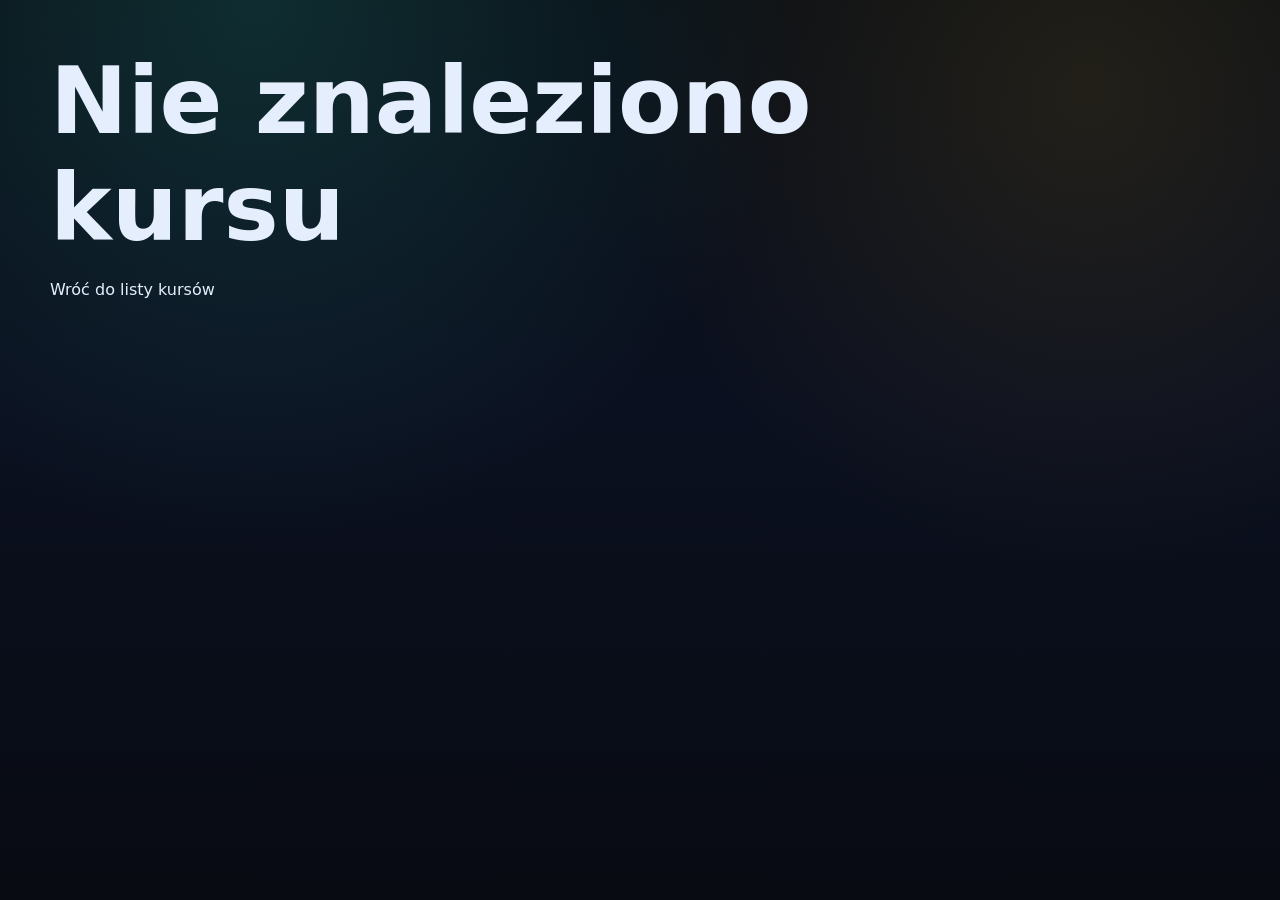
<file: courses/social-media/index.html>
<!doctype html>
<html lang="en">
  <head>
    <meta charset="utf-8">
    <meta name="viewport" content="width=device-width, initial-scale=1">
    <title>Social Media Mastery · Study Hub</title>
    <meta name="description" content="Course page for Social Media Mastery.">
    <link rel="icon" href="../../assets/favicon.svg" type="image/svg+xml">
    <link rel="stylesheet" href="../../styles/main.css">
  </head>
  <body data-page="course" data-course="social-media">
    <div id="app"></div>
    <script type="module" src="../../scripts/app-course.js"></script>
  </body>
</html>
</file>
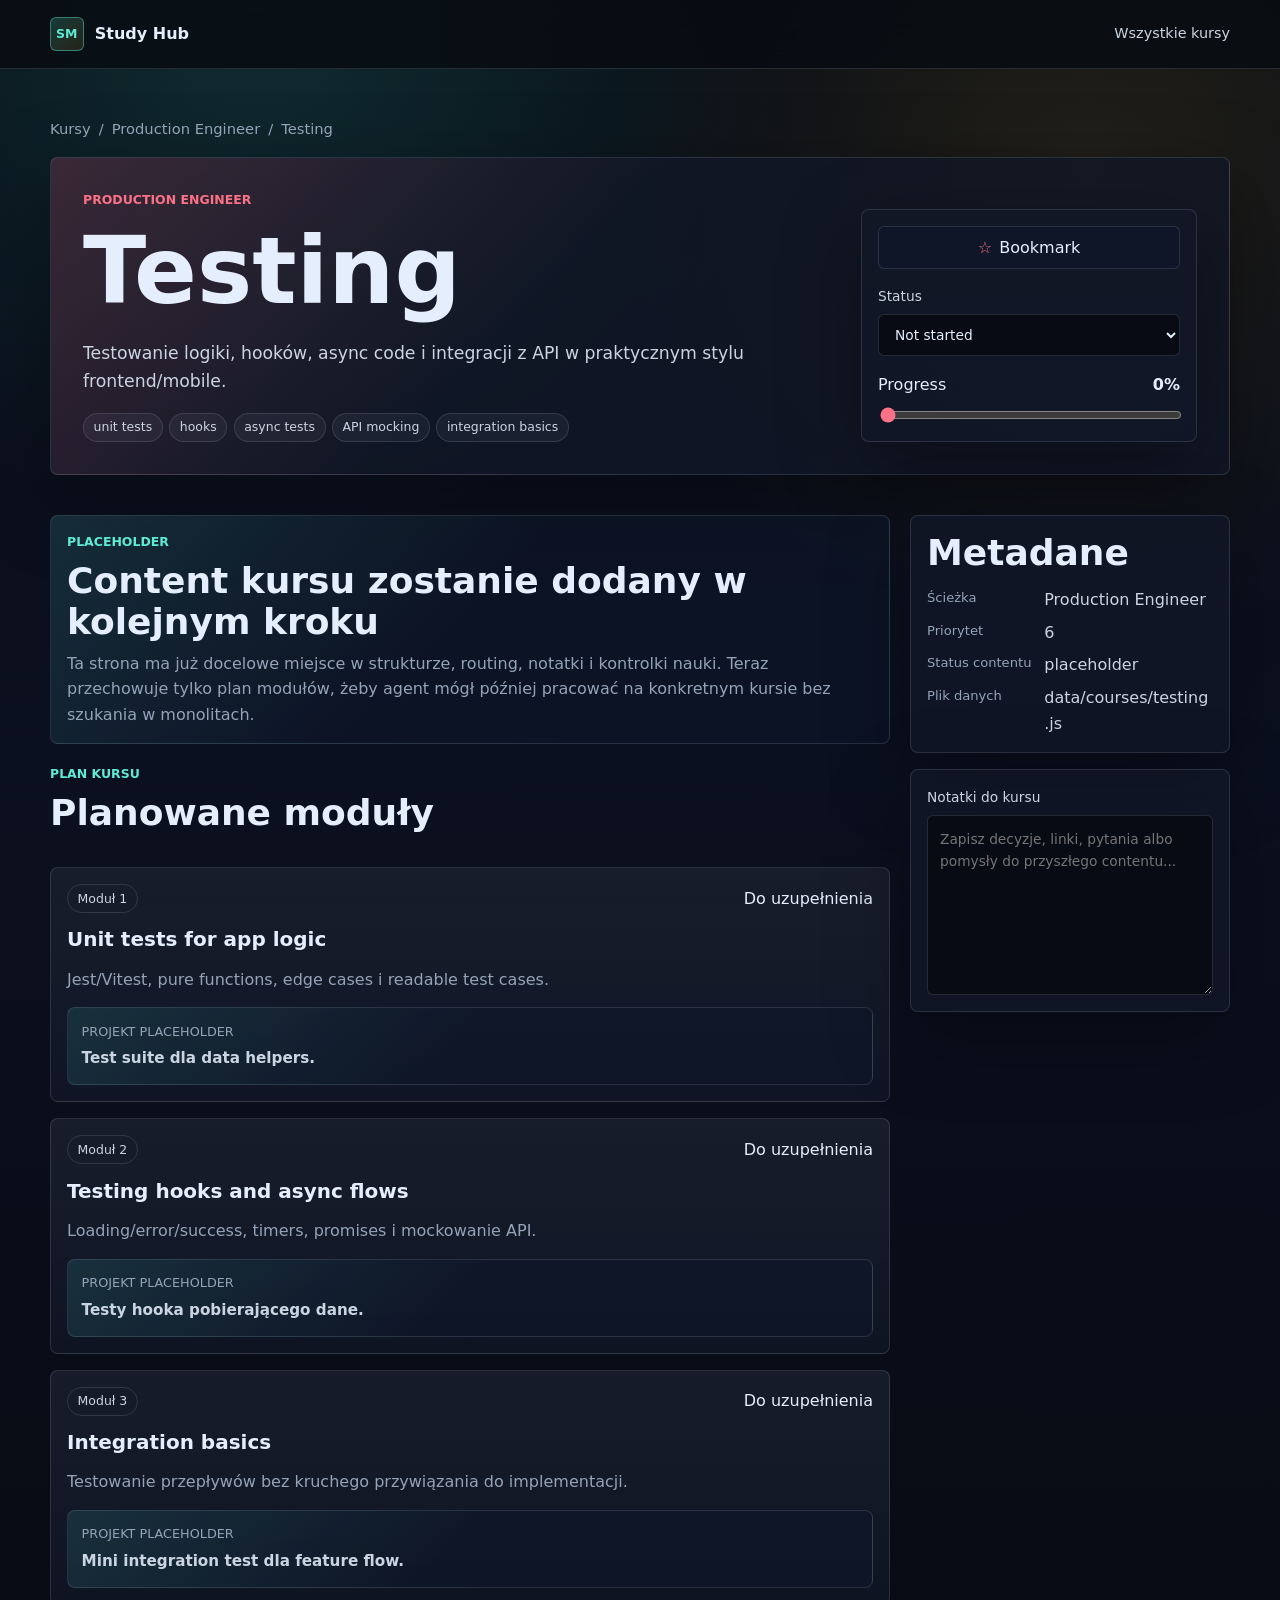
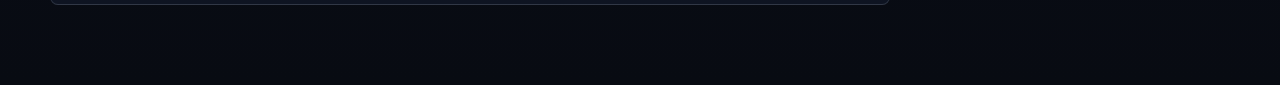
<file: courses/testing/index.html>
<!doctype html>
<html lang="pl">
  <head>
    <meta charset="utf-8">
    <meta name="viewport" content="width=device-width, initial-scale=1">
    <title>Testing · Study Hub</title>
    <meta name="description" content="Placeholder kursu Testing.">
    <link rel="icon" href="../../assets/favicon.svg" type="image/svg+xml">
    <link rel="stylesheet" href="../../styles/main.css">
  </head>
  <body data-page="course" data-course="testing">
    <div id="app"></div>
    <script type="module" src="../../scripts/app-course.js"></script>
  </body>
</html>
</file>
<file: styles/main.css>
@import url("./base.css");
@import url("./layout.css");
@import url("./components.css");
</file>
